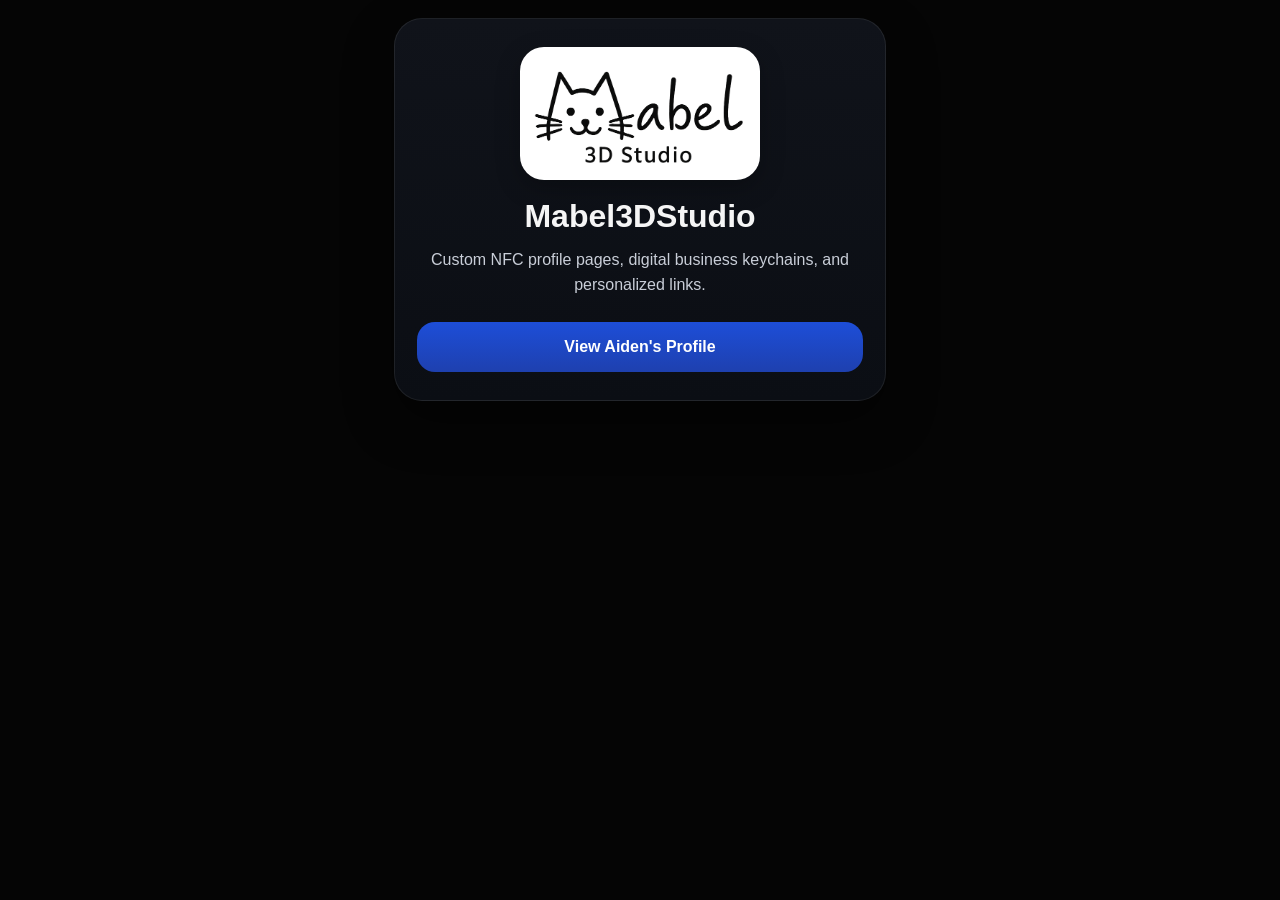
<file: index.html>
<!DOCTYPE html>
<html lang="en">
<head>
  <meta charset="UTF-8" />
  <meta name="viewport" content="width=device-width, initial-scale=1.0" />
  <title>Mabel3DStudio</title>
  <link rel="stylesheet" href="./style.css" />
</head>
<body>
  <div class="container">
    <div class="home-card">
      <div class="home-logo-frame">
        <img
          src="./assets/mabel3dstudiologo.png"
          alt="Mabel3DStudio logo"
          class="home-logo"
        />
      </div>

      <h1 class="home-title">Mabel3DStudio</h1>

      <p class="home-subtitle">
        Custom NFC profile pages, digital business keychains, and personalized links.
      </p>

      <a class="home-button" href="./u/AidenKimJohnson/">
        View Aiden's Profile
      </a>
    </div>
  </div>
</body>
</html>
</file>
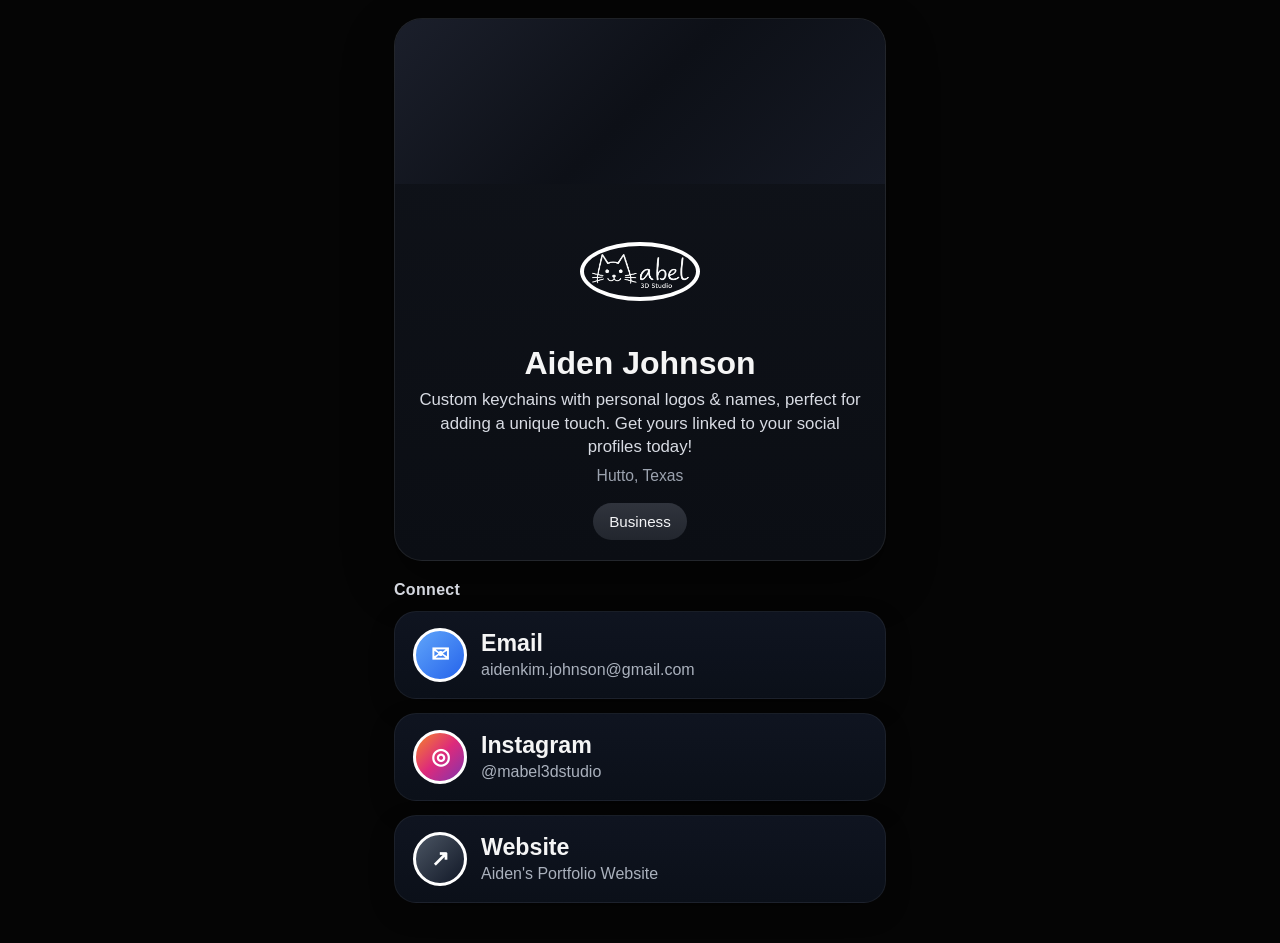
<file: u/AidenKimJohnson/index.html>
<!DOCTYPE html>
<html lang="en">
<head>
  <meta charset="UTF-8" />
  <meta name="viewport" content="width=device-width, initial-scale=1.0" />
  <title>Aiden Johnson | Mabel3DStudio</title>
  <link rel="stylesheet" href="../../style.css" />
</head>
<body>
  <div class="container">

    <div class="hero-card">
      <div class="banner"></div>

      <div class="profile-content">
        <div class="profile-logo-wrap">
          <img
            src="../../assets/mabel3dstudiologowhite.png"
            alt="Mabel3DStudio logo"
            class="profile-logo"
          />
        </div>

        <h1 class="profile-name">Aiden Johnson</h1>
        <p class="profile-tagline">Custom keychains with personal logos & names, perfect for adding a unique touch. Get yours linked to your social profiles today!</p>
        <div class="profile-location">Hutto, Texas</div>

        <div class="badge-wrap">
          <div class="badge">Business</div>
        </div>
      </div>
    </div>

    <h2 class="section-title">Connect</h2>

    <div class="action-list">
      <a class="action-card" href="mailto:aidenkim.johnson@gmail.com">
        <div class="action-icon icon-email">✉</div>
        <div class="action-text">
          <span class="action-label">Email</span>
          <span class="action-subtext">aidenkim.johnson@gmail.com</span>
        </div>
      </a>

      <a class="action-card" href="https://www.instagram.com/mabel3dstudio/" target="_blank">
        <div class="action-icon icon-instagram">◎</div>
        <div class="action-text">
          <span class="action-label">Instagram</span>
          <span class="action-subtext">@mabel3dstudio</span>
        </div>
      </a>

      <a class="action-card" href="https://d1qy6n5ihufgyw.cloudfront.net/" target="_blank">
        <div class="action-icon icon-website">↗</div>
        <div class="action-text">
          <span class="action-label">Website</span>
          <span class="action-subtext">Aiden's Portfolio Website</span>
        </div>
      </a>
    </div>
  </div>
</body>
</html>
</file>
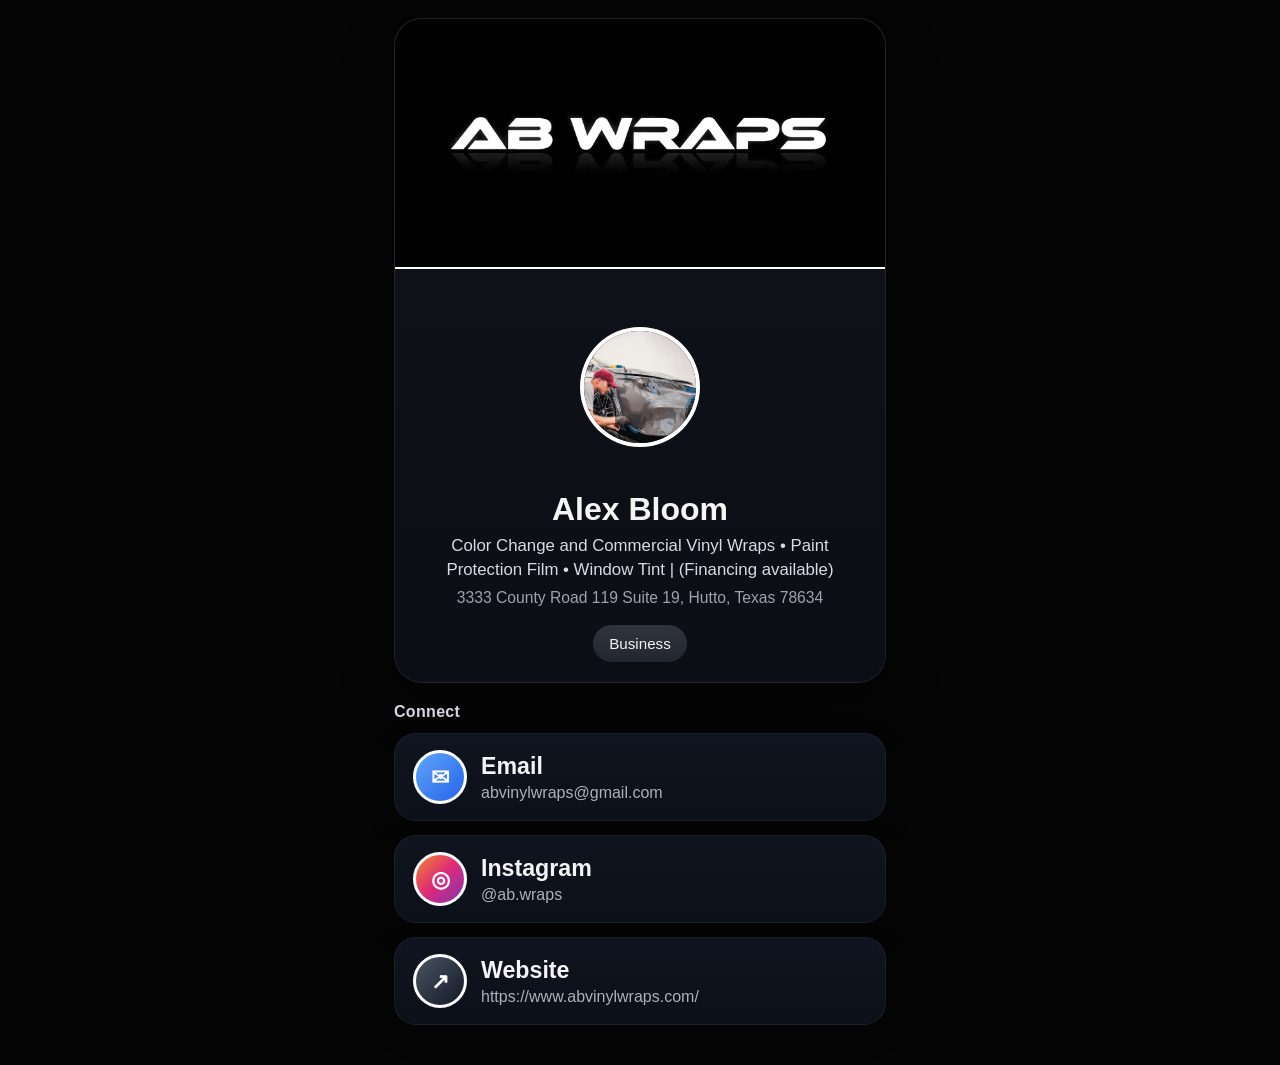
<file: u/AlexBloom/index.html>
<!DOCTYPE html>
<html lang="en">
<head>
  <meta charset="UTF-8" />
  <meta name="viewport" content="width=device-width, initial-scale=1.0" />
  <title>Alex Bloom | Mabel3DStudio</title>
  <link rel="stylesheet" href="../../style.css" />
</head>
<body>
  <div class="container">

    <div class="hero-card">
      <!-- Profile Header Image Section -->
      <div class="profile-header">
        <img src="../../assets/abwraps-logo.png" alt="AB Vinyl Wraps Logo" class="header-image">
      </div>

      <!-- Profile Content Section -->
      <div class="profile-content">
        <div class="profile-logo-wrap">
          <img
            src="../../assets/alexprofile-pic.jpg"
            alt="Alex Bloom profile image"
            class="profile-logo"
          />
        </div>

        <h1 class="profile-name">Alex Bloom</h1>
        <p class="profile-tagline">Color Change and Commercial Vinyl Wraps • Paint Protection Film • Window Tint | (Financing available)</p>
        <div class="profile-location">3333 County Road 119 Suite 19, Hutto, Texas 78634</div>

        <div class="badge-wrap">
          <div class="badge">Business</div>
        </div>
      </div>
    </div>

    <!-- Connect Section -->
    <section>
      <h2 class="section-title">Connect</h2>
      <div class="action-list">
        <a class="action-card" href="mailto:abvinylwraps@gmail.com">
          <div class="action-icon icon-email">✉</div>
          <div class="action-text">
            <span class="action-label">Email</span>
            <span class="action-subtext">abvinylwraps@gmail.com</span>
          </div>
        </a>

        <a class="action-card" href="https://www.instagram.com/ab.wraps/" target="_blank">
          <div class="action-icon icon-instagram">◎</div>
          <div class="action-text">
            <span class="action-label">Instagram</span>
            <span class="action-subtext">@ab.wraps</span>
          </div>
        </a>

        <a class="action-card" href="https://www.abvinylwraps.com/" target="_blank">
          <div class="action-icon icon-website">↗</div>
          <div class="action-text">
            <span class="action-label">Website</span>
            <span class="action-subtext">https://www.abvinylwraps.com/</span>
          </div>
        </a>
      </div>
    </section>
  </div>
</body>
</html>
</file>
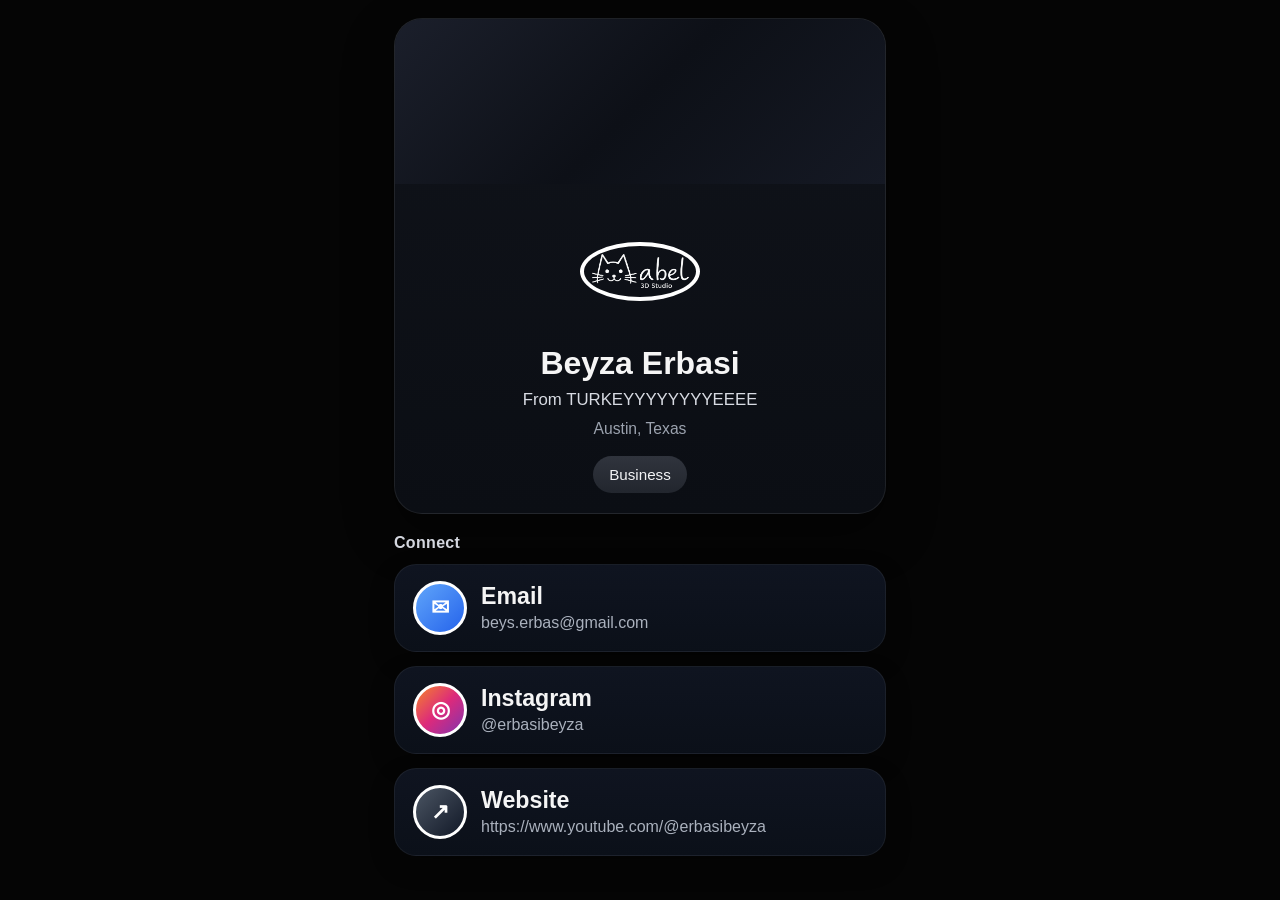
<file: u/BeyzaErbasi/index.html>
<!DOCTYPE html>
<html lang="en">
<head>
  <meta charset="UTF-8" />
  <meta name="viewport" content="width=device-width, initial-scale=1.0"/>
  <title>Beyza Erbasi | Mabel3DStudio</title>
  <link rel="stylesheet" href="../../style.css" />
</head>
<body>
  <div class="container">
    
    <!-- Hero Card Section -->
    <div class="hero-card">
      <div class="banner"></div>

      <div class="profile-content">
        <!-- Profile Logo -->
        <div class="profile-logo-wrap">
          <img
            src="../../assets/mabel3dstudiologowhite.png"
            alt="Mabel3DStudio logo"
            class="profile-logo"
          />
        </div>

        <!-- Profile Name and Tagline -->
        <h1 class="profile-name">Beyza Erbasi</h1>
        <p class="profile-tagline">From TURKEYYYYYYYYEEEE</p>

        <!-- Profile Location -->
        <div class="profile-location">Austin, Texas</div>

        <div class="badge-wrap">
          <div class="badge">Business</div>
        </div>
      </div>
    </div>

    <!-- Connect Section -->
    <h2 class="section-title">Connect</h2>

    <div class="action-list">
      <!-- Email Contact -->
      <a class="action-card" href="mailto:beys.erbas@gmail.com">
        <div class="action-icon icon-email">✉</div>
        <div class="action-text">
          <span class="action-label">Email</span>
          <span class="action-subtext">beys.erbas@gmail.com</span>
        </div>
      </a>

      <!-- Instagram Contact -->
      <a class="action-card" href="https://www.instagram.com/erbasibeyza" target="_blank">
        <div class="action-icon icon-instagram">◎</div>
        <div class="action-text">
          <span class="action-label">Instagram</span>
          <span class="action-subtext">@erbasibeyza</span>
        </div>
      </a>

      <!-- Website Contact -->
      <a class="action-card" href="https://www.youtube.com/@erbasibeyza" target="_blank">
        <div class="action-icon icon-website">↗</div>
        <div class="action-text">
          <span class="action-label">Website</span>
          <span class="action-subtext">https://www.youtube.com/@erbasibeyza</span>
        </div>
      </a>
    </div>
  </div>
</body>
</html>
</file>
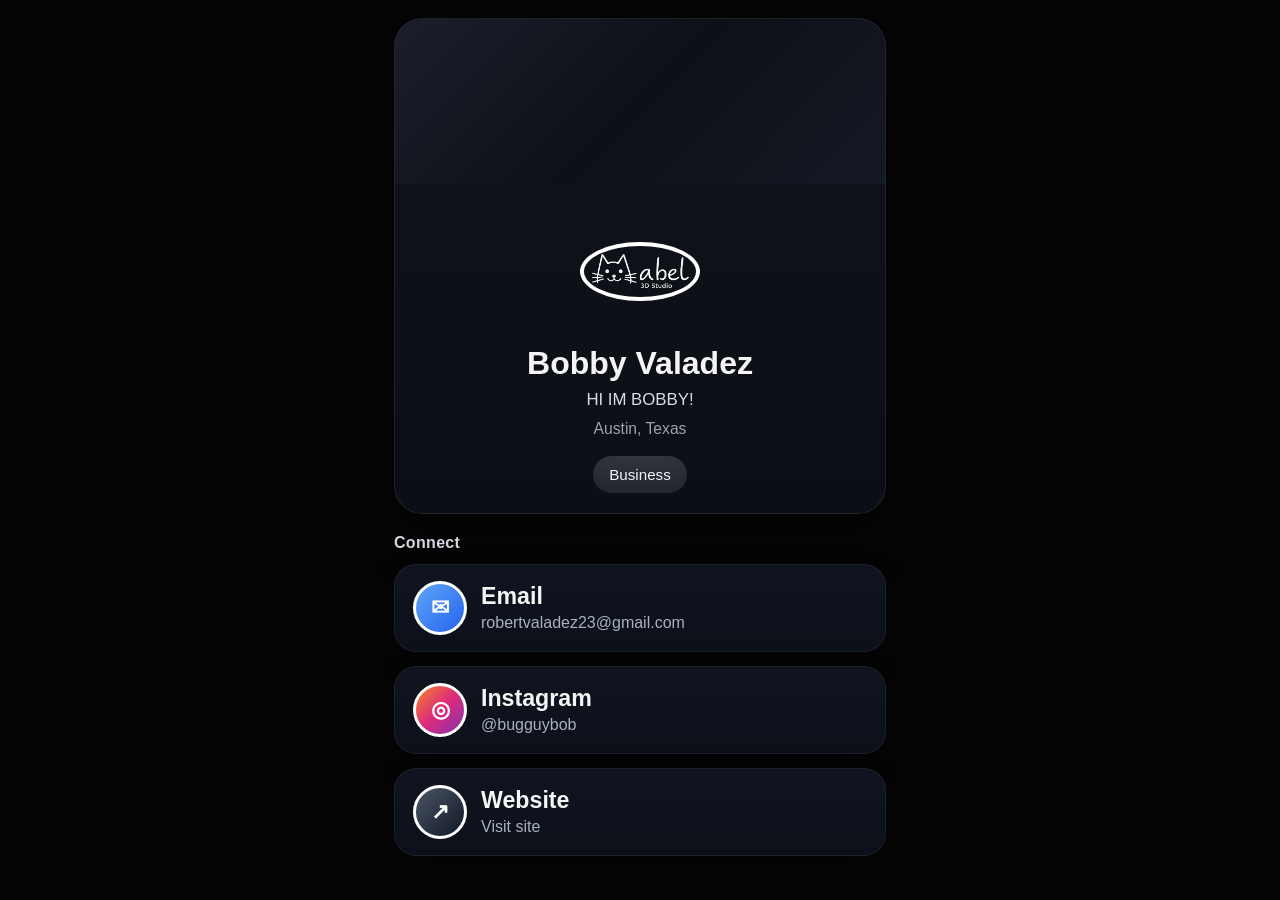
<file: u/BobbyValadez/index.html>
<!DOCTYPE html>
<html lang="en">
<head>
  <meta charset="UTF-8" />
  <meta name="viewport" content="width=device-width, initial-scale=1.0"/>
  <title>Bobby Valadez | Mabel3DStudio</title>
  <link rel="stylesheet" href="../../style.css" />
</head>
<body>
  <div class="container">
    
    <!-- Hero Card Section -->
    <div class="hero-card">
      <div class="banner"></div>

      <div class="profile-content">
        <!-- Profile Logo -->
        <div class="profile-logo-wrap">
          <img
            src="../../assets/mabel3dstudiologowhite.png"
            alt="Mabel3DStudio logo"
            class="profile-logo"
          />
        </div>

        <!-- Profile Name and Tagline -->
        <h1 class="profile-name">Bobby Valadez</h1>
        <p class="profile-tagline">HI IM BOBBY!</p>

        <!-- Profile Location -->
        <div class="profile-location">Austin, Texas</div>

        <div class="badge-wrap">
          <div class="badge">Business</div>
        </div>
      </div>
    </div>

    <!-- Connect Section -->
    <h2 class="section-title">Connect</h2>

    <div class="action-list">
      <!-- Email Contact -->
      <a class="action-card" href="mailto:robertvaladez23@gmail.com">
        <div class="action-icon icon-email">✉</div>
        <div class="action-text">
          <span class="action-label">Email</span>
          <span class="action-subtext">robertvaladez23@gmail.com</span>
        </div>
      </a>

      <!-- Instagram Contact -->
      <a class="action-card" href="https://www.instagram.com/bugguybob" target="_blank">
        <div class="action-icon icon-instagram">◎</div>
        <div class="action-text">
          <span class="action-label">Instagram</span>
          <span class="action-subtext">@bugguybob</span>
        </div>
      </a>

      <!-- Website Contact -->
      <a class="action-card" href="https://d1qy6n5ihufgyw.cloudfront.net" target="_blank">
        <div class="action-icon icon-website">↗</div>
        <div class="action-text">
          <span class="action-label">Website</span>
          <span class="action-subtext">Visit site</span>
        </div>
      </a>
    </div>
  </div>
</body>
</html>
</file>
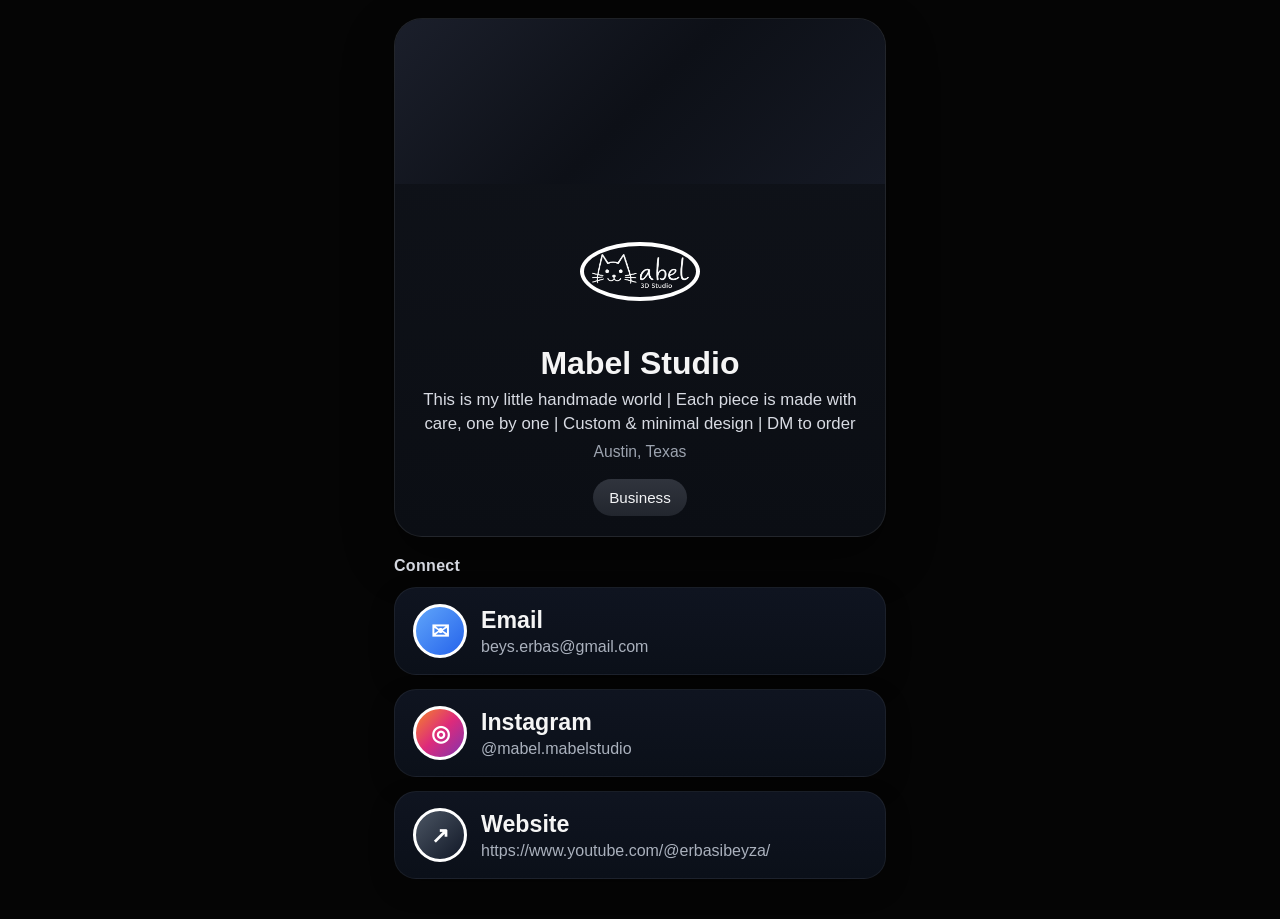
<file: u/MabelStudio/index.html>
<!DOCTYPE html>
<html lang="en">
<head>
  <meta charset="UTF-8" />
  <meta name="viewport" content="width=device-width, initial-scale=1.0"/>
  <title>Mabel Studio | Mabel3DStudio</title>
  <link rel="stylesheet" href="../../style.css" />
</head>
<body>
  <div class="container">
    
    <!-- Hero Card Section -->
    <div class="hero-card">
      <div class="banner"></div>

      <div class="profile-content">
        <!-- Profile Logo -->
        <div class="profile-logo-wrap">
          <img
            src="../../assets/mabel3dstudiologowhite.png"
            alt="Mabel3DStudio logo"
            class="profile-logo"
          />
        </div>

        <!-- Profile Name and Tagline -->
        <h1 class="profile-name">Mabel Studio</h1>
        <p class="profile-tagline">This is my little handmade world | Each piece is made with care, one by one | Custom & minimal design | DM to order</p>

        <!-- Profile Location -->
        <div class="profile-location">Austin, Texas</div>

        <div class="badge-wrap">
          <div class="badge">Business</div>
        </div>
      </div>
    </div>

    <!-- Connect Section -->
    <h2 class="section-title">Connect</h2>

    <div class="action-list">
      <!-- Email Contact -->
      <a class="action-card" href="mailto:beys.erbas@gmail.com">
        <div class="action-icon icon-email">✉</div>
        <div class="action-text">
          <span class="action-label">Email</span>
          <span class="action-subtext">beys.erbas@gmail.com</span>
        </div>
      </a>

      <!-- Instagram Contact -->
      <a class="action-card" href="https://www.instagram.com/mabel.mabelstudio" target="_blank">
        <div class="action-icon icon-instagram">◎</div>
        <div class="action-text">
          <span class="action-label">Instagram</span>
          <span class="action-subtext">@mabel.mabelstudio</span>
        </div>
      </a>

      <!-- Website Contact -->
      <a class="action-card" href="https://www.youtube.com/@erbasibeyza/" target="_blank">
        <div class="action-icon icon-website">↗</div>
        <div class="action-text">
          <span class="action-label">Website</span>
          <span class="action-subtext">https://www.youtube.com/@erbasibeyza/</span>
        </div>
      </a>
    </div>
  </div>
</body>
</html>
</file>
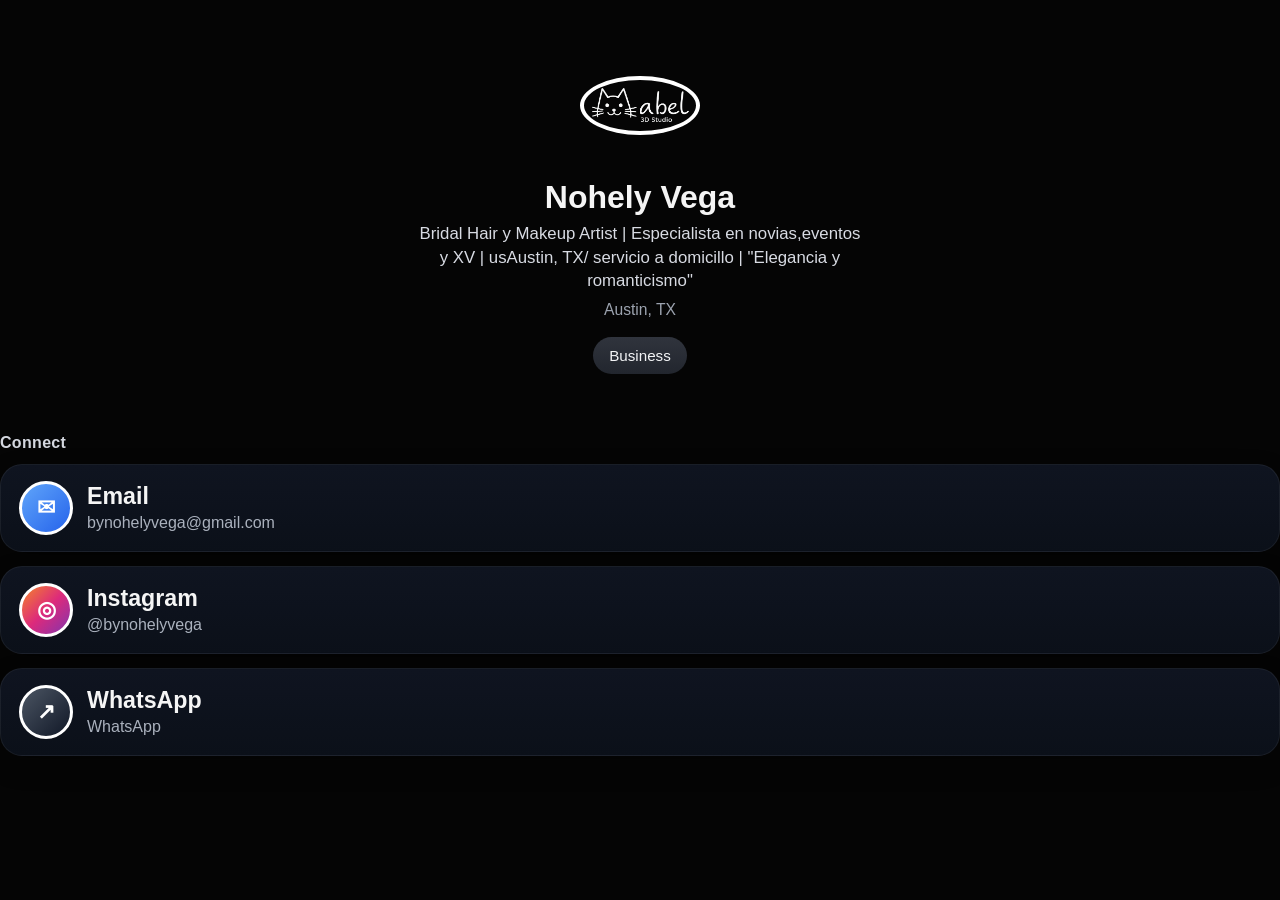
<file: u/NohelyVega/index.html>
<!DOCTYPE html>
<html lang="en">
<head>
  <meta charset="UTF-8" />
  <meta name="viewport" content="width=device-width, initial-scale=1.0"/>
  <title>Nohely Vega | Mabel3DStudio</title>
  <link rel="stylesheet" href="../../style.css" />
</head>
<body>
  <div class="container">
    
    <!-- Hero Card Section with background image -->
    

      <div class="profile-content">
        <!-- Profile Logo -->
        <div class="profile-logo-wrap">
          <img
            src="../../assets/mabel3dstudiologowhite.png"
            alt="Profile Image"
            class="profile-logo"
          />
        </div>

        <!-- Profile Name and Tagline -->
        <h1 class="profile-name">Nohely Vega</h1>

        <!-- Bio Section -->
        <p class="profile-tagline">Bridal Hair y Makeup Artist | Especialista en novias,eventos y XV | usAustin, TX/ servicio a domicillo | "Elegancia y romanticismo"</p>

        <!-- Profile Location -->
        <div class="profile-location">Austin, TX</div>

        <div class="badge-wrap">
          <div class="badge">Business</div>
        </div>
      </div>
    </div>

    <!-- Connect Section -->
    <h2 class="section-title">Connect</h2>

    <div class="action-list">
      <!-- Email Contact -->
      <a class="action-card" href="mailto:bynohelyvega@gmail.com">
        <div class="action-icon icon-email">✉</div>
        <div class="action-text">
          <span class="action-label">Email</span>
          <span class="action-subtext">bynohelyvega@gmail.com</span>
        </div>
      </a>

      <!-- Instagram Contact -->
      <a class="action-card" href="https://www.instagram.com/bynohelyvega" target="_blank">
        <div class="action-icon icon-instagram">◎</div>
        <div class="action-text">
          <span class="action-label">Instagram</span>
          <span class="action-subtext">@bynohelyvega</span>
        </div>
      </a>

      <!-- Website Contact -->
      <a class="action-card" href="https://api.whatsapp.com/send?phone=17372887874&text=%E2%9C%A8Hello%E2%9C%A8%0A%0Aa%20pleasure%20to%20greet%20%E2%99%A5%EF%B8%8F%0A%0A%C2%BFEn%20cual%20servicio%20est%C3%A1s%20interesada%3F%20%0A%0AMaquillaje%20(social%2C%20novia%20o%20quince%C3%B1era)%F0%9F%92%84%20%0APeinado%20(social%2C%20novia%20o%20quincea%C3%B1era)%20%20%F0%9F%92%81%F0%9F%8F%BC%E2%80%8D%E2%99%80%EF%B8%8F%20%0ATratamientos%20%F0%9F%92%87%F0%9F%8F%BB%E2%80%8D%E2%99%80%EF%B8%8F%20" target="_blank">
       <div class="action-icon icon-website">↗</div>
       <div class="action-text">
         <span class="action-label">WhatsApp</span>
         <span class="action-subtext">WhatsApp</span>
       </div>
     </a>
    </div>
  </div>
</body>
</html>
</file>
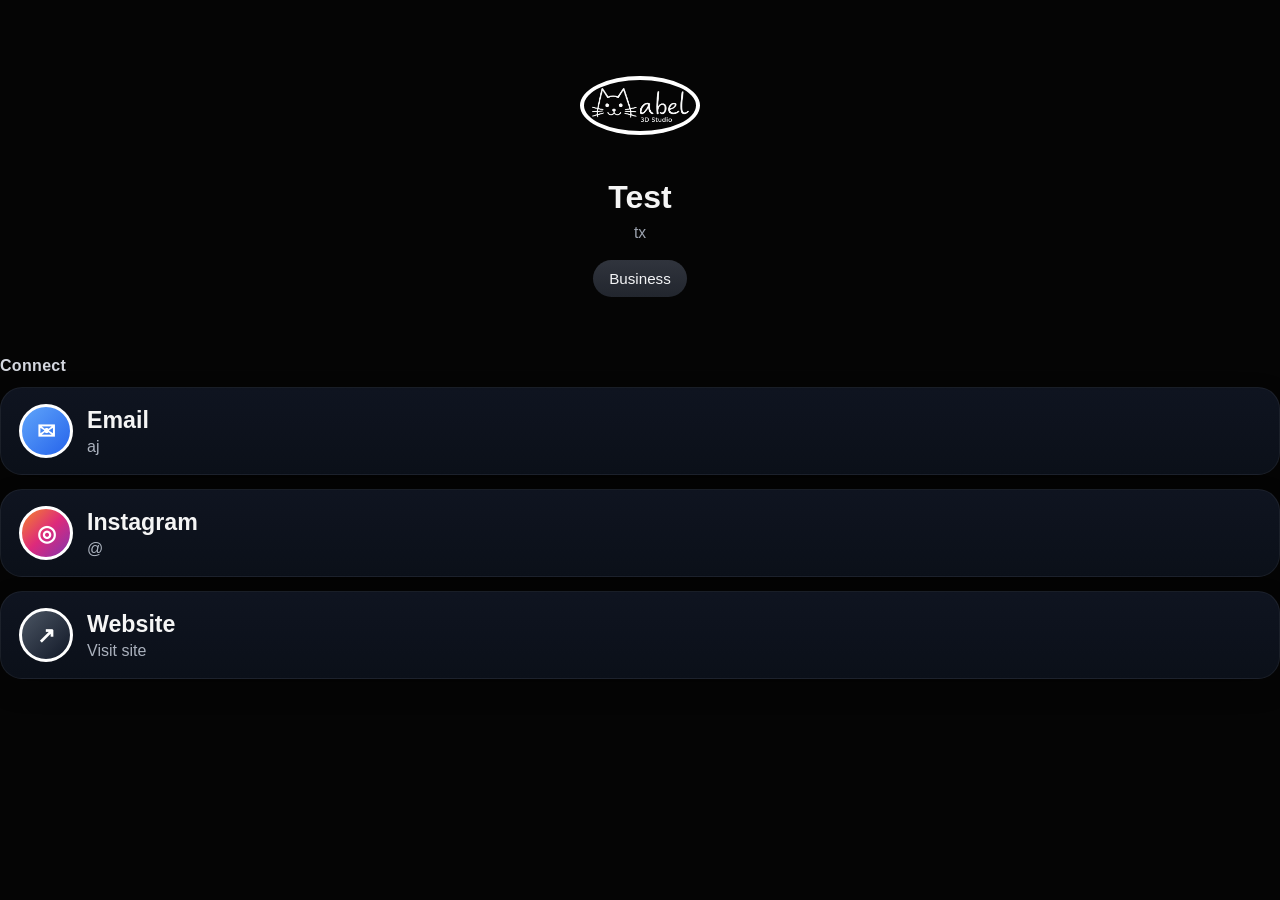
<file: u/Test/index.html>
<!DOCTYPE html>
<html lang="en">
<head>
  <meta charset="UTF-8" />
  <meta name="viewport" content="width=device-width, initial-scale=1.0"/>
  <title>Test | Mabel3DStudio</title>
  <link rel="stylesheet" href="../../style.css" />
</head>
<body>
  <div class="container">
    
    <!-- Hero Card Section with background image -->
    

      <div class="profile-content">
        <!-- Profile Logo -->
        <div class="profile-logo-wrap">
          <img
            src="../../assets/mabel3dstudiologowhite.png"
            alt="Profile Image"
            class="profile-logo"
          />
        </div>

        <!-- Profile Name and Tagline -->
        <h1 class="profile-name">Test</h1>

        <!-- Bio Section -->
        

        <!-- Profile Location -->
        <div class="profile-location">tx</div>

        <div class="badge-wrap">
          <div class="badge">Business</div>
        </div>
      </div>
    </div>

    <!-- Connect Section -->
    <h2 class="section-title">Connect</h2>

    <div class="action-list">
      <!-- Email Contact -->
      <a class="action-card" href="mailto:aj">
        <div class="action-icon icon-email">✉</div>
        <div class="action-text">
          <span class="action-label">Email</span>
          <span class="action-subtext">aj</span>
        </div>
      </a>

      <!-- Instagram Contact -->
      <a class="action-card" href="" target="_blank">
        <div class="action-icon icon-instagram">◎</div>
        <div class="action-text">
          <span class="action-label">Instagram</span>
          <span class="action-subtext">@</span>
        </div>
      </a>

      <!-- Website Contact -->
      <a class="action-card" href="" target="_blank">
        <div class="action-icon icon-website">↗</div>
        <div class="action-text">
          <span class="action-label">Website</span>
          <span class="action-subtext">Visit site</span>
        </div>
      </a>
    </div>
  </div>
</body>
</html>
</file>
<file: style.css>
* {
  box-sizing: border-box;
}

body {
  margin: 0;
  font-family: Arial, sans-serif;
  background: #050505;
  color: #f5f5f5;
}

.container {
  max-width: 520px;
  margin: 0 auto;
  padding: 18px 14px 40px;
}

.hero-card {
  background: linear-gradient(180deg, #10131a 0%, #0b0e14 100%);
  border-radius: 28px;
  overflow: hidden;
  border: 1px solid rgba(255, 255, 255, 0.08);
  box-shadow: 0 20px 50px rgba(0, 0, 0, 0.45);
  margin-bottom: 20px;
}

.banner {
  height: 165px;
  background: linear-gradient(135deg, #1b1f2b 0%, #0d1017 50%, #151924 100%);
  position: relative;
}

.profile-content {
  padding: 18px 22px 20px;
}

.profile-logo-wrap {
  text-align: center;
  margin-top: 40px;
  margin-bottom: 40px;
  padding: 0 10px;
}

.profile-header {
  width: 100%;
  height: 250px; /* Adjust this height to your liking */
  overflow: hidden;
  position: relative;
  margin: 0;
  padding: 0;
  border-bottom: 2px solid #ffffff;  /* Add bottom border (outline) */
}
.header-image {
  width: 100%;
  height: 100%;
  object-fit: cover; /* Ensures the image covers the container without stretching */
}

/* .profile-logo {
  width: 100%;
  max-width: 180px;
  height: auto;
  display: inline-block;
  border-radius: 50%;
  border: 4px solid #fff;
  margin-top: 10px;
} */
.profile-logo {
  width: 120px;
  max-width: 180px;
  height: auto;
  display: inline-block;
  border-radius: 50%;
  border: 4px solid #fff;
  margin-top: 0px;
}

.profile-name {
  margin: 10px 0 6px;
  font-size: 2rem;
  font-weight: 700;
  text-align: center;
}
/* .profile-name {
  font-size: 2rem;
  font-weight: 700;
  text-align: center;
} */

.profile-tagline {
  margin: 0;
  color: #d8dbe3;
  font-size: 1.05rem;
  line-height: 1.4;
  text-align: center;
}
/* .profile-tagline {
  font-size: 1.05rem;
  color: #d8dbe3;
  text-align: center;
} */

.profile-location {
  margin-top: 8px;
  color: #9ca3af;
  font-size: 0.98rem;
  text-align: center;
}

.badge-wrap {
  text-align: center;
}

.badge {
  display: inline-block;
  margin-top: 18px;
  padding: 10px 16px;
  border-radius: 999px;
  background: linear-gradient(180deg, #30343d 0%, #22262e 100%);
  color: #f3f4f6;
  font-size: 0.95rem;
  text-decoration: none;
}

.section-title {
  margin: 0 0 12px;
  font-size: 1rem;
  color: #d4d7df;
  letter-spacing: 0.02em;
}

.action-list {
  display: flex;
  flex-direction: column;
  gap: 14px;
}

.action-card {
  display: flex;
  align-items: center;
  gap: 14px;
  text-decoration: none;
  color: #f5f5f5;
  background: linear-gradient(180deg, #0f1420 0%, #0b1019 100%);
  border: 1px solid rgba(255, 255, 255, 0.06);
  border-radius: 22px;
  padding: 16px 18px;
  box-shadow: 0 10px 24px rgba(0, 0, 0, 0.28);
  transition: transform 0.15s ease, border-color 0.15s ease;
}

.action-card:hover {
  transform: translateY(-1px);
  border-color: rgba(255, 255, 255, 0.12);
}

.action-icon {
  width: 54px;
  height: 54px;
  border-radius: 50%; /* Makes the icons circular */
  flex-shrink: 0;
  display: flex;
  align-items: center;
  justify-content: center;
  font-size: 1.4rem;
  font-weight: 700;
  color: white;
  border: 3px solid #fff; /* Adds a border around the icons */
}

.icon-call {
  background: linear-gradient(135deg, #30d158 0%, #16a34a 100%);
}

.icon-instagram {
  background: linear-gradient(135deg, #f58529 0%, #dd2a7b 50%, #8134af 100%);
}

.icon-website {
  background: linear-gradient(135deg, #4b5563 0%, #111827 100%);
}

.icon-email {
  background: linear-gradient(135deg, #60a5fa 0%, #2563eb 100%);
}

.action-text {
  flex: 1;
  min-width: 0;
}

.action-label {
  display: block;
  font-size: 1.45rem;
  font-weight: 700;
  margin-bottom: 4px;
}

.action-subtext {
  display: block;
  color: #aab1bd;
  font-size: 1rem;
  overflow-wrap: anywhere;
}

.top-link {
  display: inline-block;
  margin: 6px 0 14px;
  color: #cfd5df;
  text-decoration: none;
  font-size: 0.95rem;
}

.top-link:hover {
  text-decoration: underline;
}

.home-card {
  background: linear-gradient(180deg, #10131a 0%, #0b0e14 100%);
  border-radius: 28px;
  padding: 28px 22px;
  border: 1px solid rgba(255, 255, 255, 0.08);
  box-shadow: 0 20px 50px rgba(0, 0, 0, 0.45);
}

.home-logo-frame {
  width: 240px;
  margin: 0 auto 18px;
  background: #ffffff;
  border-radius: 24px;
  padding: 14px;
  box-shadow: 0 8px 24px rgba(0, 0, 0, 0.25);
}

.home-logo {
  width: 100%;
  display: block;
  height: auto;
}

.home-title {
  margin: 0;
  text-align: center;
  font-size: 2rem;
}

.home-subtitle {
  margin: 12px 0 0;
  text-align: center;
  color: #c9ced8;
  line-height: 1.6;
}

.home-button {
  display: block;
  margin-top: 24px;
  text-align: center;
  padding: 16px 18px;
  border-radius: 18px;
  background: linear-gradient(180deg, #1d4ed8 0%, #1e40af 100%);
  color: white;
  text-decoration: none;
  font-weight: 700;
  font-size: 1rem;
}

.home-button:hover {
  opacity: 0.95;
}

@media (max-width: 480px) {
  .profile-name {
    font-size: 1.75rem;
  }

  .action-label {
    font-size: 1.25rem;
  }

  .banner {
    height: 150px;
  }

  .home-logo-frame {
    width: 190px;
    padding: 12px;
  }

  .profile-logo {
    max-width: 160px;
  }
}
</file>
